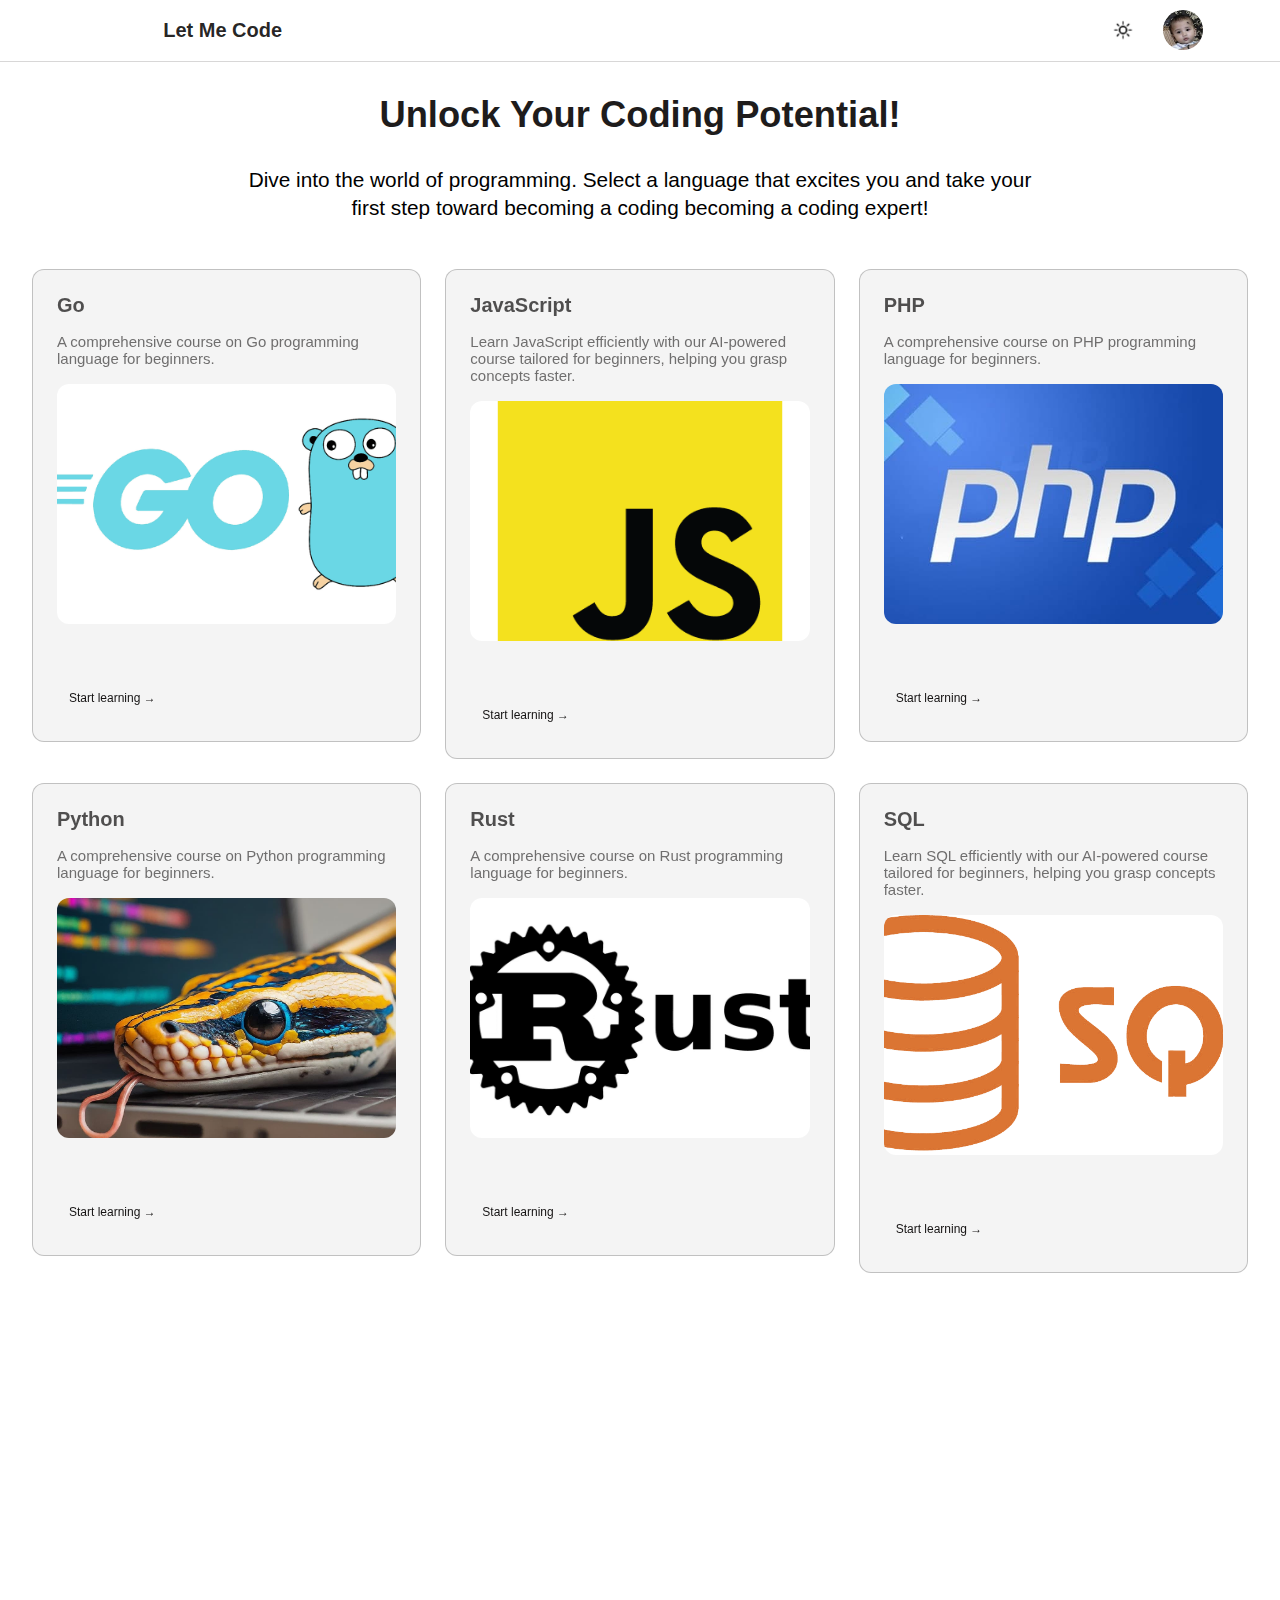
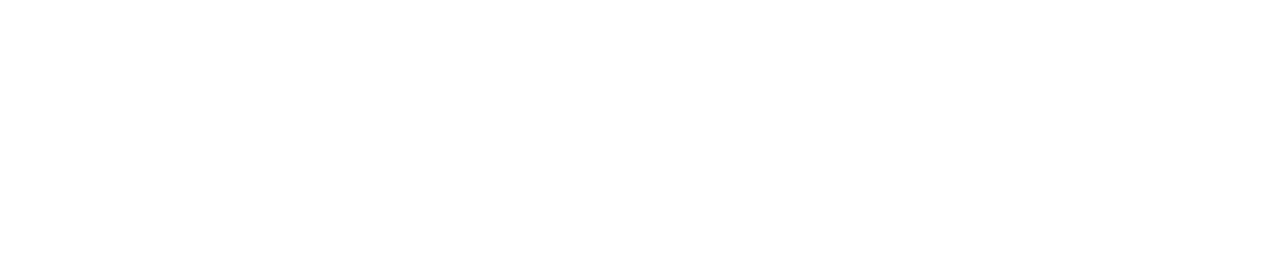
<file: LetMeCode/index.html>
<!DOCTYPE html>
<html lang="en" class="light">

<head>
  <meta charset="UTF-8">
  <meta name="viewport" content="width=device-width, initial-scale=1.0">
  <link rel="icon" href="picture/logo-let-me.png" type="image/png" class="logo">
  <link rel="stylesheet" href="home-style.css">
  <title>Let Me Code</title>
</head>

<body>
  <header>
    <div class="head">
      <div class="let-me-code">
        <a href="index.html">
          <p class="name-let">Let Me Code</p>
        </a>
      </div>
      <div class="back-color">
        <div class="color-changer"></div>
        <div class="user-logo"></div>
      </div>
    </div>
  </header>
  <main>
    <div class="main-container">
      <h1 class="heading-1">Unlock Your Coding Potential&excl;</h1>
      <div class="unlock-p">
        <p class="para">
          Dive into the world of programming. Select a language that excites you and take your first step toward
          becoming a coding becoming a coding expert&excl;
        </p>
      </div>
      <div class="grid-container">
        <div class="go-container rotate-btn">          
            <a href="">
              <div class="go-inner">
                <div class="name js-not-move">Go</div>
                <p class="para-go js-not-move">
                  A comprehensive course on Go programming language for beginners.
                </p>
                <div class="go-img">
                  <img src="picture/let-go.png" alt="">
                </div>
                <div class="start-learning">
                  <div class="start-learing-btn js-not-move">
                    Start learning &RightArrow;
                  </div>
                </div>
              </div>
            </a>          
        </div>
        <div class="go-container rotate-btn">        
            <a href="">
              <div class="go-inner">
                <div class="name js-not-move">JavaScript</div>
                <p class="para-go js-not-move">
                  Learn JavaScript efficiently with our AI-powered course tailored for beginners, helping you grasp concepts faster.
                </p>
                <div class="go-img-one">
                  <img src="picture/let-js.png" alt="">
                </div>
                <div class="start-learning">
                  <div class="start-learing-btn js-not-move">
                    Start learning &RightArrow;
                  </div>
                </div>
              </div>
            </a>        
        </div>
        <div class="go-container rotate-btn">         
            <a href="">
              <div class="go-inner">
                <div class="name js-not-move">PHP</div>
                <p class="para-go js-not-move">
                 A comprehensive course on PHP programming language for beginners.
                </p>
                <div class="go-img-two">
                  <img src="picture/let-php.jpg" alt="">
                </div>
                <div class="start-learning" >
                  <div class="start-learing-btn js-not-move">
                    Start learning &RightArrow;
                  </div>
                </div>
              </div>
            </a>
         
        </div>
        <div class="go-container rotate-btn">        
            <a href="python.html">
              <div class="go-inner">
                <div class="name js-not-move">Python</div>
                <p class="para-go js-not-move">
                  A comprehensive course on Python programming language for beginners.
                </p>
                <div class="go-img-three">
                  <img src="picture/let-py.jpg" alt="">
                </div>
                <div class="start-learning">
                  <div class="start-learing-btn js-not-move">
                    Start learning &RightArrow;
                  </div>
                </div>
              </div>
            </a>
       
        </div>
        <div class="go-container rotate-btn">          
            <a href="">
              <div class="go-inner">
                <div class="name js-not-move">Rust</div>
                <p class="para-go js-not-move">
                  A comprehensive course on Rust programming language for beginners.
                </p>
                <div class="go-img-four">
                  <img src="picture/let-rust.png" alt="">
                </div>
                <div class="start-learning">
                  <div class="start-learing-btn js-not-move">
                    Start learning &RightArrow;
                  </div>
                </div>
              </div>
            </a>       
        </div>
        <div class="go-container rotate-btn">      
            <a href="">
              <div class="go-inner">
                <div class="name js-not-move">SQL</div>
                <p class="para-go js-not-move">
                  Learn SQL efficiently with our AI-powered course tailored for beginners, helping you grasp concepts faster.
                </p>
                <div class="go-img-five">
                  <img src="picture/let-sql.png" alt="">
                </div>
                <div class="start-learning">
                  <div class="start-learing-btn js-not-move">
                    Start learning  &RightArrow;
                  </div>
                </div>
              </div>
            </a>          
        </div>
      </div>
    </div>
  </main>
  <script src="home-script.js"></script>
</body>

</html>
</file>
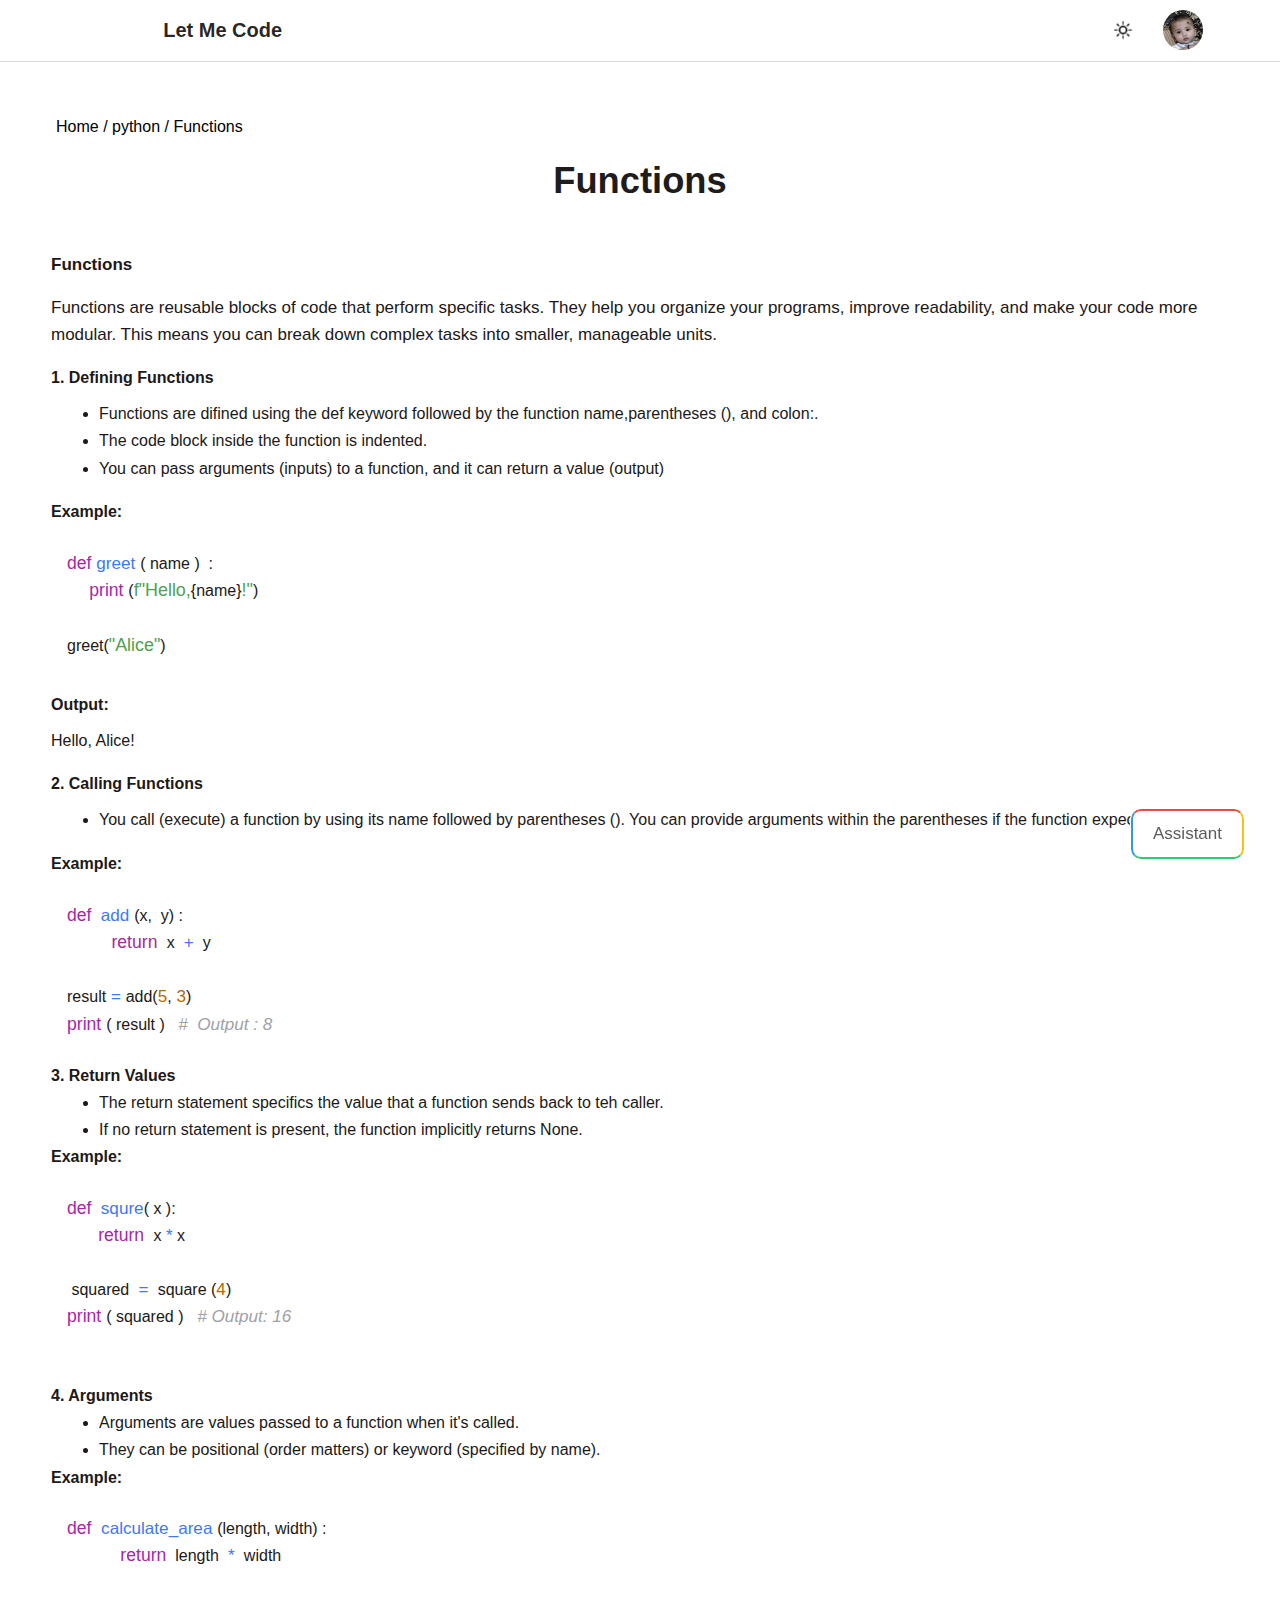
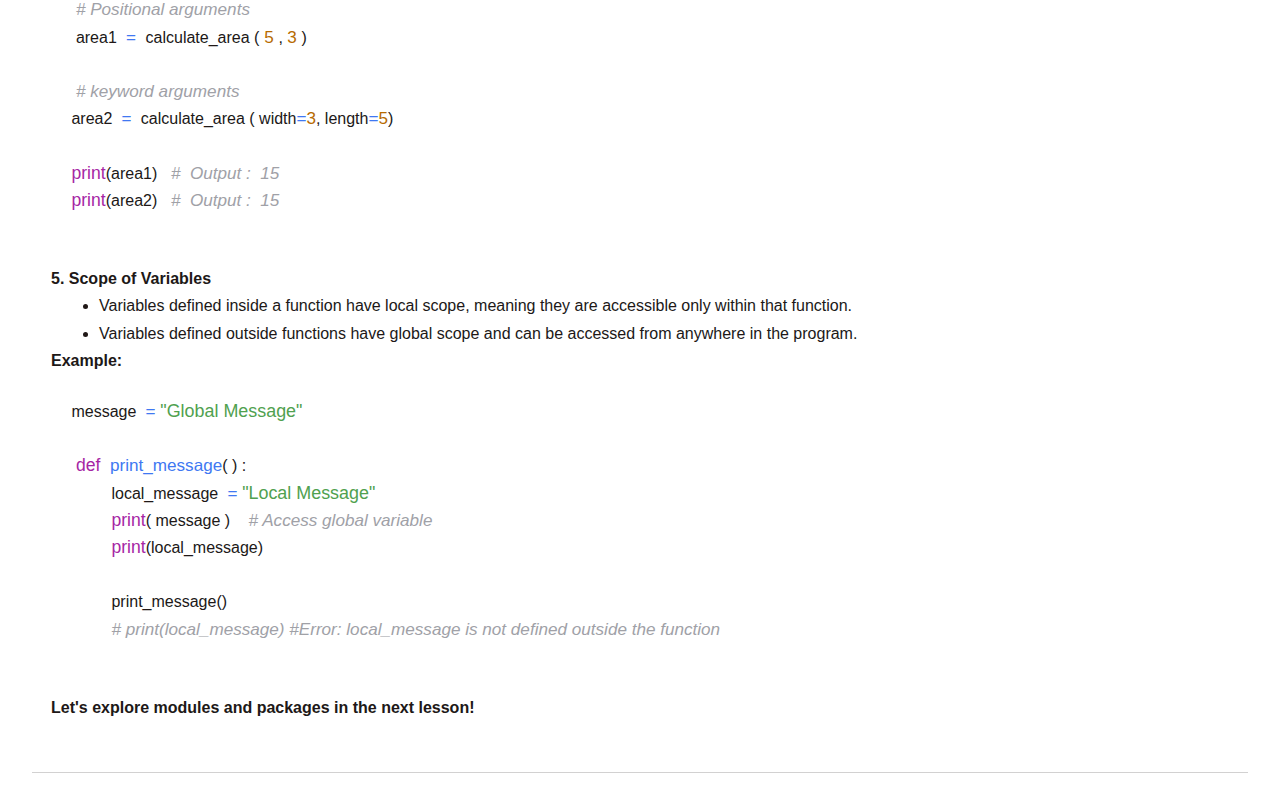
<file: LetMeCode/function.html>
<!DOCTYPE html>
<html lang="en" class="light">

<head>
  <meta charset="UTF-8">
  <meta name="viewport" content="width=device-width, initial-scale=1.0">
  <link rel="icon" href="picture/let-py.jpg" type="image/png" class="logo">
  <link rel="stylesheet" href="python.css">
  <link rel="stylesheet" href="home-style.css">
  <title>Let Me Code</title>
</head>

<body>
  <header>
    <div class="head">
      <div class="let-me-code">
        <a href="index.html">
          <p class="name-let">Let Me Code</p>
        </a>
      </div>
      <div class="back-color">
        <div class="color-changer"></div>
        <div class="user-logo"></div>
      </div>
    </div>
  </header>
  <main>
    <div class="main-container">
      <div class="assistant">
        <button class="btn">Assistant</button>
      </div>
      <div class="content-open">
        Home / python / Functions
      </div>
      <h1 class="heading-1">Functions</h1>

      <div class="bottom-function">
        <h2 class="function">Functions</h2>
        <p class="func">
          Functions are reusable blocks of code that perform specific tasks. They help you organize your programs,
          improve readability, and make your code more modular. This means you can break down complex tasks into
          smaller, manageable units.
        </p>
        <p class="strg">
          <strong>1. Defining Functions</strong>
        </p>
        <ul>
          <li>
            Functions are difined using the def keyword followed by the function name,parentheses (), and colon&colon;.
          </li>
          <li>
            The code block inside the function is indented.
          </li>
          <li>You can pass arguments (inputs) to a function, and it can return a value (output)</li>
        </ul>
        <p class="strg"><strong>Example:</strong></p><div class="py-codes"><code><span class="violet">def </span><span class="blue">greet </span><span class="black">(</span><span class="black"> name </span><span class="black">) </span><span class="black"> &colon; </span><span>  </span><span>  </span>
     <span class="violet">print </span><span class="black">(</span><span class="green">f"Hello,</span><span class="black">{</span><span class="black">name</span><span class="black">}</span><span class="green">&excl;"</span><span class="black">)</span>
     
<span>greet</span><span class="black">(</span><span class="green">"Alice"</span><span class="black">)</span></code> </div>
          <p class="strg"><strong>Output&colon;</strong></p>
          <pre><code>Hello, Alice&excl;</code></pre>
          <p  class="strg"><strong>2. Calling Functions</strong></p>
          <ul>
            <li>
              You call (execute) a function by using its name followed by parentheses (). You can provide arguments
              within the parentheses if the function expects them.
            </li>
          </ul>
          <p class="strg"><strong>Example:</strong></p>
<div class="py-codes"><code><span class="violet">def </span> <span class="blue">add </span><span class="black">(</span><span class="black">x,  y</span><span class="black">)</span><span class="black"> &colon;</span><span> </span><span> </span>
          <span class="violet">return </span><span class="black"> x </span> <span class="blue">+ </span><span class="black"> y</span>

<span class="black">result</span><span class="blue"> = </span><span class="black">add</span><span class="black">(</span><span class="silver">5</span><span class="black">&comma;</span><span class="silver"> 3</span><span class="black">)</span>
<span class="violet">print </span><span class="black">(</span><span class="black"> result </span><span class="black">)</span>   <span class="gray">#  Output &colon; 8</span></code></div>

<p><strong>3. Return Values</strong>
</p><ul>
  <li>The return statement specifics the value that a function sends back to teh caller.</li>
    <li>If no return statement is present, the function implicitly returns None.</li>
          </ul>
          <p><strong>Example:</strong></p><div class="py-codes"><code><span class="violet">def </span> <span class="blue">squre</span><span class="black">(</span><span class="black"> x </span><span class="black">)</span><span class="black">&colon;</span><span> </span>
      <span> </span><span class="violet">return </span><span class="black"> x </span><span class="blue">*</span><span class="black"> x </span>
  
<span class="black"> squared </span><span class="blue"> = </span><span class="black"> square </span><span class="black">(</span><span class="silver">4</span><span class="black">)</span>
<span class="violet">print </span><span class="black">(</span><span class="black"> squared </span><span class="black">)</span>  <span class="gray"> # Output: 16</span>
        </code></div><p><strong>4. Arguments</strong></p>
          <ul>
            <li>Arguments are values passed to a function when it's called.</li>
            <li>They can be positional (order matters) or keyword (specified by name).</li>
          </ul>
          <p><strong>Example:</strong></p>
          <div class="py-codes"><code><span class="violet">def </span><span class="blue"> calculate_area </span><span class="black">(</span><span class="black">length</span><span class="black">&comma;</span><span class="black"> width</span><span class="black">)</span><span class="black"> &colon;</span>
            <span class="violet">return</span> <span class="black"> length </span><span class="blue"> * </span><span class="black"> width </span>

  <span class="gray"># Positional arguments</span>
  <span class="black">area1 </span><span class="blue"> =  </span><span class="black">calculate_area</span><span class="black"> (</span><span class="silver"> 5 </span><span class="black">, </span><span class="silver">3 </span><span class="black">)</span>

  <span class="gray"># keyword arguments</span>
 <span class="black">area2 </span><span class="blue"> = </span><span class="black"> calculate_area </span><span class="black">( </span><span class="black">width</span><span class="blue">=</span><span class="silver">3</span><span class="black">&comma; </span><span class="black">length</span><span class="blue">=</span><span class="silver">5</span><span class="black">)</span>

 <span class="violet">print</span><span class="black">(</span><span class="black">area1</span><span class="black">) </span> <span class="gray"> #  Output :  15</span>
 <span class="violet">print</span><span class="black">(</span><span class="black">area2</span><span class="black">) </span> <span class="gray"> #  Output :  15</span>
        </code></div>
          <p><strong>5. Scope of Variables</strong></p>
          <ul>
            <li>Variables defined inside a function have local scope, meaning they are accessible only within that function.</li>
            <li>Variables defined outside functions have global scope and can be accessed from anywhere in the program.</li>
          </ul>
          <p><strong>Example:</strong></p>
          <div  class="py-codes scrolling"><code><span class="black"> message </span><span class="blue"> = </span><span class="green">"Global Message"</span>

  <span class="violet">def </span><span class="blue"> print_message</span><span class="black">(</span><span class="black"> ) &colon;</span>
          <span class="black">local_message </span><span class="blue"> = </span><span class="green">"Local Message"</span>
          <span class="violet">print</span><span class="black">(</span><span class="black"> message</span><span class="black"> ) </span> <span class="gray">  # Access global variable</span>
          <span class="violet">print</span><span class="black">(</span><span class="black">local_message</span><span class="black">)</span>

          <span class="black">print_message</span><span class="black">(</span><span class="black">)</span>
          <span class="gray"># print(local_message) #Error: local_message is not defined outside the function</span>
        </code></div>
          <p class="bottom-para"><strong>Let's explore modules and packages in the next lesson!</strong></p>
      </div>
      
    </div>
  </main>

</body>

</html>
</file>
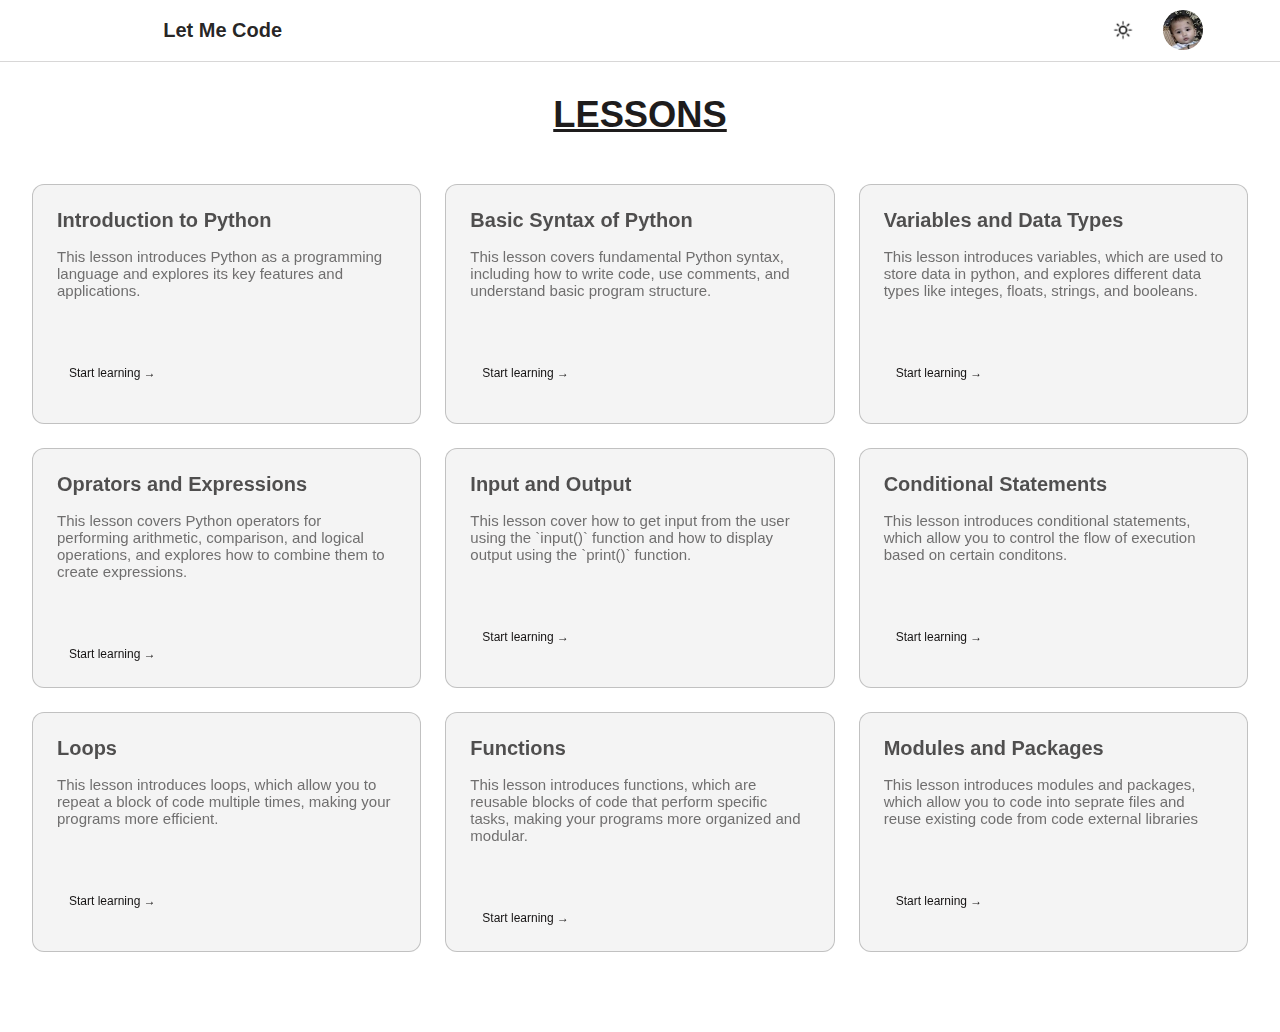
<file: LetMeCode/python.html>
<!DOCTYPE html>
<html lang="en" class="light">

<head>
  <meta charset="UTF-8">
  <meta name="viewport" content="width=device-width, initial-scale=1.0">
  <link rel="icon" href="picture/let-py.jpg" type="image/png" class="logo">
  <link rel="stylesheet" href="python.css">
  <link rel="stylesheet" href="home-style.css">
  <title>Let Me Code</title>
</head>

<body>
  <header>
    <div class="head">
      <div class="let-me-code">
        <a href="index.html">
          <p class="name-let">Let Me Code</p>
        </a>
      </div>
      <div class="back-color">
        <div class="color-changer"></div>
        <div class="user-logo"></div>
      </div>
    </div>
  </header>
  <main>
    <div class="main-container">
      <h1 class="heading">LESSONS</h1>     
      <div class="grid-container">
        <div class="go-container rotate-btn">          
            <a href="">
              <div class="go-inner">
                <div class="name js-not-move">Introduction to Python</div>
                <p class="para-go js-not-move">
                 This lesson introduces Python as a programming language and explores its key features and applications.
                </p>
                <div class="start-learning">
                  <div class="start-learing-btn js-not-move">
                    Start learning &RightArrow;
                  </div>
                </div>
              </div>
            </a>          
        </div>
        <div class="go-container rotate-btn">        
            <a href="">
              <div class="go-inner">
                <div class="name js-not-move">Basic Syntax of Python</div>
                <p class="para-go js-not-move">
                 This lesson covers fundamental Python syntax, including how to write code, use comments, and understand basic program structure.
                </p>
                <div class="start-learning">
                  <div class="start-learing-btn js-not-move">
                    Start learning &RightArrow;
                  </div>
                </div>
              </div>
            </a>        
        </div>
        <div class="go-container rotate-btn">         
            <a href="">
              <div class="go-inner">
                <div class="name js-not-move">Variables and Data Types</div>
                <p class="para-go js-not-move">
                  This lesson introduces variables, which are used to store data in python, and explores different data types like integes, floats, strings, and booleans.
                </p>
                <div class="start-learning" >
                  <div class="start-learing-btn js-not-move">
                    Start learning &RightArrow;
                  </div>
                </div>
              </div>
            </a>
         
        </div>
        <div class="go-container rotate-btn">        
            <a href="">
              <div class="go-inner">
                <div class="name js-not-move">Oprators and Expressions</div>
                <p class="para-go js-not-move">
                 This lesson covers Python operators for performing arithmetic, comparison, and logical operations, and explores how to combine them to create expressions.
                </p>               
                <div class="start-learning">
                  <div class="start-learing-btn js-not-move">
                    Start learning &RightArrow;
                  </div>
                </div>
              </div>
            </a>
       
        </div>
        <div class="go-container rotate-btn">          
            <a href="">
              <div class="go-inner">
                <div class="name js-not-move">Input and Output</div>
                <p class="para-go js-not-move">
                 This lesson cover how to get input from the user using the `input()` function and how to display output using the `print()` function.
                </p>
                <div class="start-learning">
                  <div class="start-learing-btn js-not-move">
                    Start learning &RightArrow;
                  </div>
                </div>
              </div>
            </a>       
        </div>
        <div class="go-container rotate-btn">      
            <a href="">
              <div class="go-inner">
                <div class="name js-not-move">Conditional Statements</div>
                <p class="para-go js-not-move">
                  This lesson introduces conditional statements, which allow you to control the flow of execution based on certain conditons.
                </p>
                <div class="start-learning">
                  <div class="start-learing-btn js-not-move">
                    Start learning  &RightArrow;
                  </div>
                </div>
              </div>
            </a>          
        </div>
        <div class="go-container rotate-btn">      
            <a href="">
              <div class="go-inner">
                <div class="name js-not-move">Loops</div>
                <p class="para-go js-not-move">
                  This lesson introduces loops, which allow you to repeat a block of code multiple times, making your programs more efficient.
                </p>
                <div class="start-learning">
                  <div class="start-learing-btn js-not-move">
                    Start learning  &RightArrow;
                  </div>
                </div>
              </div>
            </a>          
        </div>
        <div class="go-container rotate-btn">      
            <a href="function.html">
              <div class="go-inner">
                <div class="name js-not-move">Functions</div>
                <p class="para-go js-not-move">
                  This lesson introduces functions, which are reusable blocks of code that perform specific tasks, making your programs more organized and modular.
                </p>
                <div class="start-learning">
                  <div class="start-learing-btn js-not-move">
                    Start learning  &RightArrow;
                  </div>
                </div>
              </div>
            </a>          
        </div>
        <div class="go-container rotate-btn">      
            <a href="">
              <div class="go-inner">
                <div class="name js-not-move">Modules and Packages</div>
                <p class="para-go js-not-move">
                  This lesson introduces modules and packages, which allow you to code into seprate files and reuse existing code from code external libraries
                </p>
                <div class="start-learning">
                  <div class="start-learing-btn js-not-move">
                    Start learning  &RightArrow;
                  </div>
                </div>
              </div>
            </a>          
        </div>
      </div>
    </div>
  </main>

</body>

</html>
</file>
<file: LetMeCode/home-style.css>
*{
  margin: 0;
  padding: 0;
  box-sizing: border-box;
 font-family: __Inter_36bd41, __Inter_Fallback_36bd41,Arial, Helvetica, sans-serif;
 font-style: normal;
}
img.logo{
  border-radius: 50%;
height: 50%;
width: 50%;
}
.head{
  display: flex;
  border-bottom: 1px solid rgba(91, 88, 88, 0.238);
  padding: 0.65rem 0;
  justify-content: space-between;
  background-color: white;
  align-items: center;
  z-index: 1;
  width: 100%;
  height: fit-content;
  position: fixed;
}
.let-me-code{
  margin: 0px 0px 0px 10.2rem;
}
.let-me-code a{
text-decoration: none;
color: rgba(26, 24, 24, 0.958);
}
.name-let{
  font-weight: 700;
  font-size: 1.25rem;
}
.name-let:hover{
  transform-origin: 0;
  transition-duration: 0.5s;
 transform: translate(0px, -3px);
}
.back-color{
  display:flex;
 justify-content: space-between;
 align-items: center;
 width: 6rem;
 margin-right: 6vw;
}
.color-changer{
  background-image: url('picture/sun-icon.webp');
  background-size: cover;
  height: 32px;
  width: 32px;
}
.user-logo{
  background-image: url('picture/logo.jpg');
  background-size: cover;
  height: 40px;
  width: 40px;
  border-radius: 50%;
}
main{
  overflow: hidden;
}
.main-container{
  margin-top: 3.9rem;
  padding:2rem;
  overflow-x: hidden;
  overflow-y: scroll;
}
.heading-1{
  color: rgb(30, 28, 28);
  font-weight: 700;
  font-size: 2.27rem;
margin: 0px 0 30px 0;
text-align: center;
}
.unlock-p{
  display: flex;
  justify-content: center;
  line-height: 1.7rem;
  margin-bottom: 1rem;
}
.para{
  text-align: center;
  width: 49rem;
  font-size: 1.3em;
}

a{
/* width:fit-content;
height: fit-content; */
  text-decoration: none;  
  color: rgba(64, 62, 62, 0.736);
}
.grid-container{
  max-width: 96vw;
  margin: 3rem auto;
  display: grid;
  grid-template-columns: repeat(3,minmax(0, 1fr));
  grid-template-rows: repeat(3,minmax(0, 1fr));
  gap: 1.5rem;
}

 @media screen and (max-width: 1200px){
  .grid-container{
    grid-template-columns: repeat(2,minmax(0, 1fr))
  }
  .let-me-code{
    margin: 0px 0px 0px 3rem;
  }
}
@media screen and (max-width: 800px) {
  .grid-container{
    grid-template-columns: repeat(1,minmax(0, 1fr))
  }
  .let-me-code{
    margin: 0px 0px 0px 2rem;
  }
}
.go-container{
display: flex;
flex-direction: row;
flex-wrap: wrap;
max-width: fit-content;
 transform-style: preserve-3d;
perspective: 600px;
transition: transform 0.3s;
}

.go-inner{
  border: 1px solid rgba(128, 128, 128, 0.43);
  border-radius:0.75rem;
  padding: 1.5rem;
  background-color: rgba(75, 75, 75, 0.062);
  border-image-repeat: stretch;
}
.name{
  display: inline;
  color: rgba(31, 29, 29, 0.777);
  font-weight: 600;
  font-size: 1.25rem;
}
.para-go{
  margin-top: 16px;
  font-size: 15px;
}
.go-img{
  display: flex;
  height: auto;
  max-width: 100%;
  border-radius: 0.75rem;
  margin-top: 17px;
  overflow: hidden;
}
.go-img img {
  display: block;
  height: 15rem;
  width: 100%;
  object-fit: cover;
  background-color: white;
}
.go-img-one{
  display: flex;
  height:auto;
  max-width: 100%;
  border-radius: 0.75rem;
  margin-top: 17px;
  overflow: hidden;
}
.go-img-one img {
  display: block;
  height: 15rem;
  width: 100%;
  object-fit: cover;
  background-color: white;
}
.go-img-two{
  display: flex;
  height:auto;
  max-width: 100%;
  border-radius: 0.75rem;
  margin-top: 17px;
  overflow: hidden;
}
.go-img-two img {
  display: block;
  height: 15rem;
  width: 100%;
  object-fit: cover;
  background-color: white;
}
.go-img-three{
  display: flex;
  height:auto;
  max-width: 100%;
  border-radius: 0.75rem;
  margin-top: 17px;
  overflow: hidden;
}
.go-img-three img{
  display: block;
  height: 15rem;
  width: 100%;
  object-fit: cover;
  background-color: white;
}
.go-img-four{
  display: flex;
  height:auto;
  max-width: 100%;
  border-radius: 0.75rem;
  margin-top: 17px;
  overflow: hidden;
}
.go-img-four img {
  display: block;
  height: 15rem;
  width: 100%;
  object-fit: cover;
  background-color: white;
}
.go-img-five{
  display: flex;
  height:auto;
  max-width: 100%;
  border-radius: 0.75rem;
  margin-top: 17px;
  overflow: hidden;
}
.go-img-five img {
  display: block;
  height: 15rem;
  width: 100%;
  object-fit: cover;
  background-color: white;
}
.start-learning{
  margin: 55px 0 0px 0;
  display: flex;
}
.start-learing-btn{
  color: rgb(21, 19, 19);
  font-size: 0.75rem;
  padding: 0.75rem;
}
</file>
<file: LetMeCode/python.css>
.heading{
  color: rgb(30, 28, 28);
  font-weight: 700;
  font-size: 2.27rem;
margin: 0px 0 30px 0;
text-align: center;
text-decoration: underline;
}

.assistant{
  position:fixed;
bottom: 40px;
right: 35px;
}
.btn{
position: relative;
padding: 15px 22px;
  background-color: white;
border: 1.4px solid transparent;
color: rgba(43, 40, 40, 0.77);
font-size: 17px;
  border-radius: 10px;
  cursor: pointer;
z-index: 1;
overflow: hidden;
}
.btn::before{
  content: "";
  position: absolute;
  top: 0;
  right: 0;
  left: 0;
  bottom: 0;
  border-radius: 10px;
  border: 2px solid;
  border-color: #e74c3c #f1c40f #2ecc71 #3498db;
  animation: rotations 2s linear infinite;
z-index: -1;
}
@keyframes rotations {
  0%{
    border-color: #e74c3c #f1c40f #2ecc71 #3498db;
  }
25%{
  border-color: #f1c40f#2ecc71 #3498db #e74c3c ;
}
50%{
  border-color: #2ecc71 #3498db #e74c3c #f1c40f;
}
75%{
  border-color:  #3498db #e74c3c #f1c40f #2ecc71;
}
100%{
  border-color: #e74c3c #f1c40f #2ecc71 #3498db;
}
}
.go-inner{
  height: 15rem;
}
.content-open{
  padding: 24px;
}
.bottom-function{
  line-height: 1.7rem;
  color: #201817;
  border-bottom: 1px solid  #20181733;
  padding: 19px;
}
.function{
  font-size: 17px;
  color: #201817;
  margin-bottom: 15px;
}
.func{
  font-size: 17px;
  color: #201817;
}
.strg{
  color: #201817;
  margin: 16px 0px 9px 0px;
}
ul li{
  color: #201817;
  margin: 0 0 0 3rem;
}
.violet{
  color: #A626a4;
  font-size: 1.1em;
}
.blue{
  color: #4078F2;
  font-size: 1.07em;
}
.green{
  color: #50A14F;
  font-size: 1.12em;
}
.silver{
  color: #B76B01;
  font-size: 1.07em;
}
.gray{
  color: #A0A1A7;
  font-size: 1.07em;
  font-style: italic;
}
.py-codes{
  padding: 16px;
  margin: 8px 0px;
  white-space: pre;
  text-align: left;
}
.scrolling{
  overflow-x: scroll;
  overflow-y: hidden;
}
.bottom-para{
  margin: 0 0 2rem 0;
}
</file>
